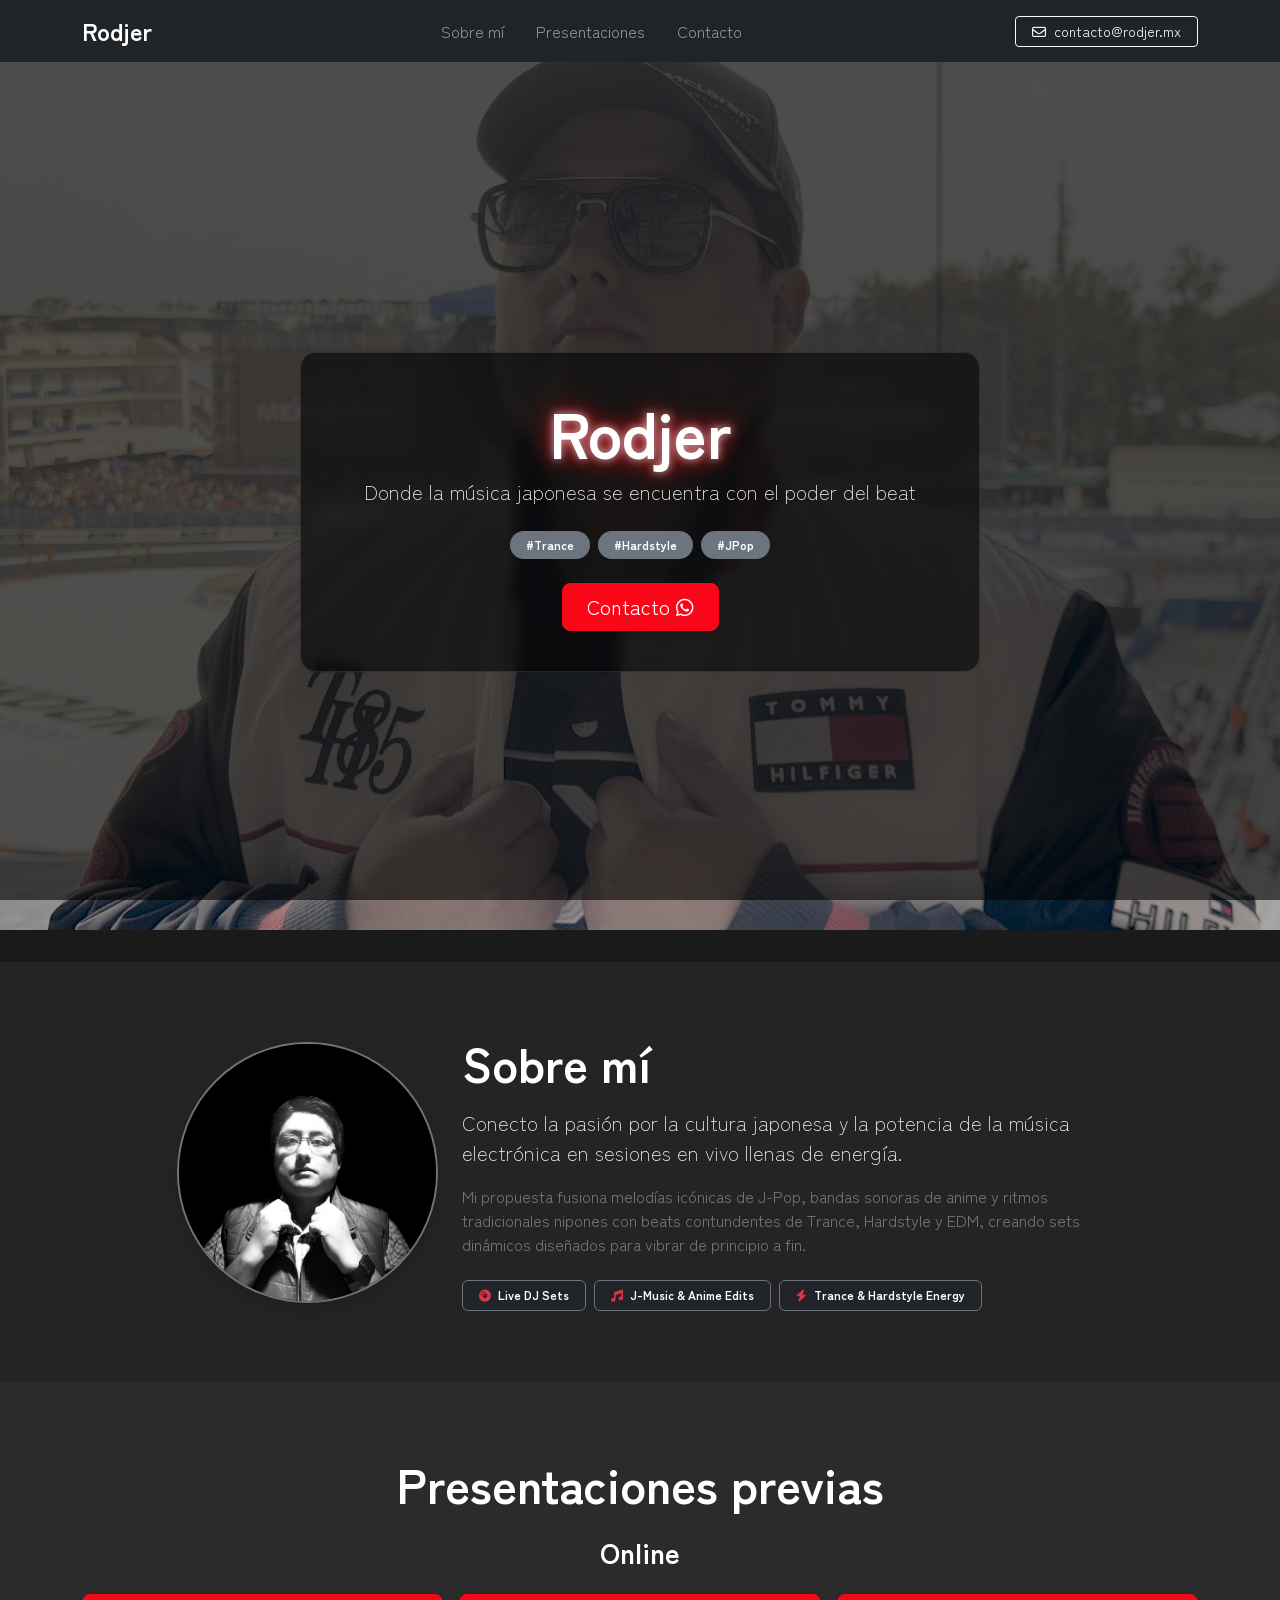
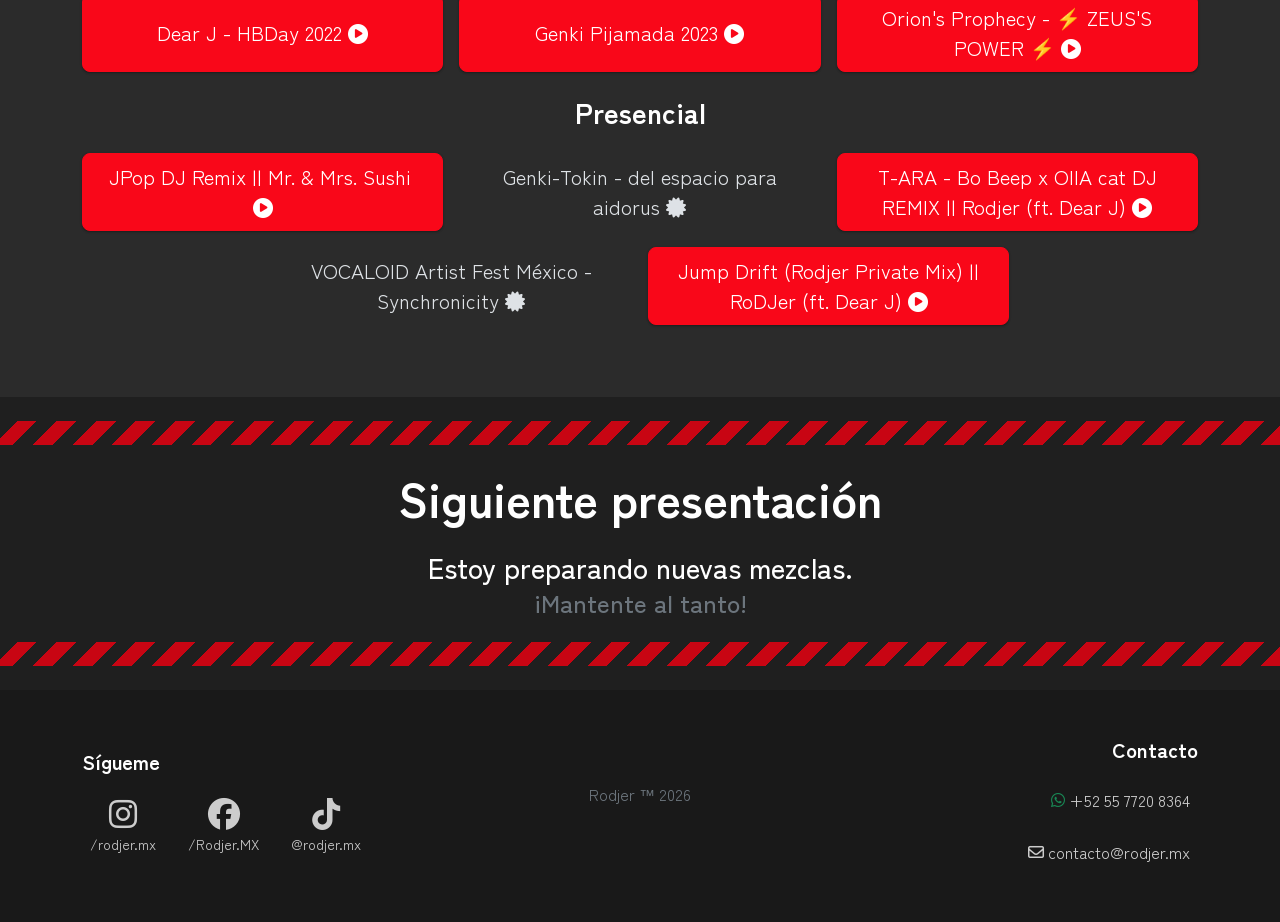
<file: index.html>
<!DOCTYPE html>
<html lang="es-MX" data-bs-theme="dark">
  <head>
    <meta charset="utf-8" />
    <meta name="viewport" content="width=device-width, initial-scale=1" />
    <title>Rodjer - Donde la música japonesa se encuentra con el poder del beat</title>
    <meta
      name="description"
      content="Donde la música japonesa se encuentra con el poder del beat. Sesiones en vivo por Rodjer."
    />
    <link rel="canonical" href="https://rodjer.mx/" />

    <!-- Open Graph / Facebook -->
    <meta property="og:type" content="website" />
    <meta property="og:url" content="https://rodjer.mx/" />
    <meta property="og:title" content="Rodjer - Donde la música japonesa se encuentra con el poder del beat" />
    <meta
      property="og:description"
      content="Donde la música japonesa se encuentra con el poder del beat. Sesiones en vivo por Rodjer."
    />
    <meta property="og:image" content="https://rodjer.mx/img/profile.jpg" />
    <meta property="og:locale" content="es_MX" />

    <!-- Twitter Card -->
    <meta name="twitter:card" content="summary_large_image" />
    <meta name="twitter:title" content="Rodjer - Donde la música japonesa se encuentra con el poder del beat" />
    <meta
      name="twitter:description"
      content="Donde la música japonesa se encuentra con el poder del beat. Sesiones en vivo por Rodjer."
    />
    <meta name="twitter:image" content="https://rodjer.mx/img/profile.jpg" />

    <!-- Mobile Theme Color -->
    <meta name="theme-color" content="#1405AF" />

    <!-- Preconnect & Fonts -->
    <link rel="preconnect" href="https://fonts.googleapis.com" />
    <link rel="preconnect" href="https://fonts.gstatic.com" crossorigin />
    <link
      href="https://fonts.googleapis.com/css2?family=Zen+Kaku+Gothic+New:wght@400;700&display=swap"
      rel="stylesheet"
    />

    <!-- Stylesheets -->
    <link
      href="https://cdn.jsdelivr.net/npm/bootstrap@5.3.2/dist/css/bootstrap.min.css"
      rel="stylesheet"
      integrity="sha384-T3c6CoIi6uLrA9TneNEoa7RxnatzjcDSCmG1MXxSR1GAsXEV/Dwwykc2MPK8M2HN"
      crossorigin="anonymous"
    />
    <link
      rel="stylesheet"
      href="https://cdnjs.cloudflare.com/ajax/libs/font-awesome/6.5.1/css/all.min.css"
      integrity="sha512-DTOQO9RWCH3ppGqcWaEA1BIZOC6xxalwEsw9c2QQeAIftl+Vegovlnee1c9QX4TctnWMn13TZye+giMm8e2LwA=="
      crossorigin="anonymous"
      referrerpolicy="no-referrer"
    />
    <link rel="stylesheet" href="css/site.css" />

    <!-- Deferred Scripts -->
    <script
      src="https://cdn.jsdelivr.net/npm/bootstrap@5.3.2/dist/js/bootstrap.bundle.min.js"
      integrity="sha384-C6RzsynM9kWDrMNeT87bh95OGNyZPhcTNXj1NW7RuBCsyN/o0jlpcV8Qyq46cDfL"
      crossorigin="anonymous"
      defer
    ></script>
    <script src="js/site.js" defer></script>
  </head>

  <body>
    <!-- Header & Navigation -->
    <header>
      <nav class="navbar navbar-expand-lg sticky-top border-bottom border-dark-subtle">
        <div class="container">
          <a class="navbar-brand fw-bold fs-4 text-white" href="#">Rodjer</a>
          
          <!-- Mobile Hamburger Toggle Button -->
          <button
            class="navbar-toggler border-secondary"
            type="button"
            data-bs-toggle="collapse"
            data-bs-target="#navbarNav"
            aria-controls="navbarNav"
            aria-expanded="false"
            aria-label="Alternar menú de navegación"
          >
            <span class="navbar-toggler-icon"></span>
          </button>

          <!-- Collapsible Menu -->
          <div class="collapse navbar-collapse justify-content-between" id="navbarNav">
            <ul class="navbar-nav mx-auto mb-2 mb-lg-0 text-center">
              <li class="nav-item">
                <a href="#about" class="nav-link text-white-50 px-3">Sobre mí</a>
              </li>
              <li class="nav-item">
                <a href="#events" class="nav-link text-white-50 px-3">Presentaciones</a>
              </li>
              <li class="nav-item">
                <a href="#contact" class="nav-link text-white-50 px-3">Contacto</a>
              </li>
            </ul>

            <div class="d-flex justify-content-center pt-2 pt-lg-0">
              <a
                href="mailto:contacto@rodjer.mx"
                class="btn btn-outline-light btn-sm px-3"
              >
                <i class="far fa-envelope me-1"></i> contacto@rodjer.mx
              </a>
            </div>
          </div>
        </div>
      </nav>
    </header>

    <main>
      <!-- Hero Section (Mobile First Centered Flexbox) -->
      <section class="hero-section text-center">
        <div class="container">
          <div class="hero-text-box">
            <h1 class="display-3 fw-bold neon-title mb-2">Rodjer</h1>
            <p class="lead text-light mb-4">
              Donde la música japonesa se encuentra con el poder del beat
            </p>
            <div class="d-flex justify-content-center gap-2 mb-4 flex-wrap">
              <span class="badge rounded-pill text-bg-secondary px-3 py-2">#Trance</span>
              <span class="badge rounded-pill text-bg-secondary px-3 py-2">#Hardstyle</span>
              <span class="badge rounded-pill text-bg-secondary px-3 py-2">#JPop</span>
            </div>
            <a
              href="https://wa.me/525577208364"
              class="btn btn-primary btn-lg px-4"
              target="_blank"
              rel="noopener noreferrer"
            >
              Contacto&nbsp;<i class="fab fa-whatsapp"></i>
            </a>
          </div>
        </div>
      </section>

      <!-- About Section -->
      <section id="about" class="py-5" style="background-color: #242424;">
        <div class="container py-lg-4">
          <div class="row justify-content-center align-items-center g-4">
            <div class="col-10 col-sm-6 col-md-4 col-lg-3 text-center">
              <img
                src="img/profile.jpg"
                alt="Fotografía de Rodjer"
                class="img-fluid rounded-circle shadow border border-2 border-secondary"
                width="280"
                height="280"
                style="aspect-ratio: 1 / 1; object-fit: cover;"
                loading="lazy"
                decoding="async"
              />
            </div>
            <div class="col-12 col-md-8 col-lg-7 text-center text-md-start">
              <h2 class="display-5 fw-bold mb-3 text-white">Sobre mí</h2>
              <p class="lead text-light mb-3">
                Conecto la pasión por la cultura japonesa y la potencia de la música electrónica en sesiones en vivo llenas de energía.
              </p>
              <p class="text-secondary mb-4">
                Mi propuesta fusiona melodías icónicas de J-Pop, bandas sonoras de anime y ritmos tradicionales nipones con beats contundentes de Trance, Hardstyle y EDM, creando sets dinámicos diseñados para vibrar de principio a fin.
              </p>
              <div class="d-flex flex-wrap gap-2 justify-content-center justify-content-md-start">
                <span class="badge text-bg-dark border border-secondary px-3 py-2">
                  <i class="fa-solid fa-compact-disc text-danger me-1"></i> Live DJ Sets
                </span>
                <span class="badge text-bg-dark border border-secondary px-3 py-2">
                  <i class="fa-solid fa-music text-danger me-1"></i> J-Music & Anime Edits
                </span>
                <span class="badge text-bg-dark border border-secondary px-3 py-2">
                  <i class="fa-solid fa-bolt text-danger me-1"></i> Trance & Hardstyle Energy
                </span>
              </div>
            </div>
          </div>
        </div>
      </section>

      <!-- Previous Presentations Section -->
      <section id="events" class="py-5" style="background-color: #2b2b2b;">
        <div class="container text-center py-lg-4">
          <h2 class="display-5 fw-bold mb-4 text-white">Presentaciones previas</h2>
          <h3 class="fw-bold mb-4 text-white">Online</h3>
          <ul class="list-unstyled row row-cols-1 row-cols-md-3 g-3 justify-content-center mb-0">
            <li class="col">
              <button
                type="button"
                class="btn btn-primary btn-lg px-4 py-2 w-100 h-100"
                data-bs-toggle="modal"
                data-bs-target="#videoModal"
                data-bs-title="Dear J - HBDay 2022"
                data-bs-src="https://drive.google.com/file/d/1jIJDqukL4alpvJYWAA60tnktcESeUe4X/preview"
              >
                Dear J - HBDay 2022&nbsp;<i class="fa-solid fa-circle-play"></i>
              </button>
            </li>
            <li class="col">
              <button
                type="button"
                class="btn btn-primary btn-lg px-4 py-2 w-100 h-100"
                data-bs-toggle="modal"
                data-bs-target="#videoModal"
                data-bs-title="Genki Pijamada 2023"
                data-bs-src="https://drive.google.com/file/d/11KXGF3kZuPMbr5laNWVucVfQ7SrHxDZr/preview"
              >
                Genki Pijamada 2023&nbsp;<i class="fa-solid fa-circle-play"></i>
              </button>
            </li>
            <li class="col">
              <button
                type="button"
                class="btn btn-primary btn-lg px-4 py-2 w-100 h-100"
                data-bs-toggle="modal"
                data-bs-target="#videoModal"
                data-bs-title="Orion's Prophecy - ⚡ ZEUS'S POWER ⚡"
                data-bs-src="https://drive.google.com/file/d/11KXGF3kZuPMbr5laNWVucVfQ7SrHxDZr/preview"
              >
                Orion's Prophecy - ⚡ ZEUS'S POWER ⚡&nbsp;<i class="fa-solid fa-circle-play"></i>
              </button>
            </li>
          </ul>
          <h3 class="fw-bold my-4 text-white">Presencial</h3>
          <ul class="list-unstyled row row-cols-1 row-cols-md-3 g-3 justify-content-center mb-0">
            <li class="col">
              <button
                type="button"
                class="btn btn-primary btn-lg px-4 py-2 w-100 h-100"
                data-bs-toggle="modal"
                data-bs-target="#videoModal"
                data-bs-title="JPop DJ Remix || Mr. & Mrs. Sushi"
                data-bs-src="https://www.youtube.com/embed/EXYcpwbuLdk"
              >
                JPop DJ Remix || Mr. & Mrs. Sushi&nbsp;<i class="fa-solid fa-circle-play"></i>
              </button>
            </li>
            <li class="col">
              <button
                type="button"
                class="btn btn-outline btn-lg px-4 py-2 w-100 h-100"
              >
                Genki-Tokin - del espacio para aidorus&nbsp;<i class="fa-solid fa-certificate"></i>
              </button>
            </li>
            <li class="col">
              <button
                type="button"
                class="btn btn-primary btn-lg px-4 py-2 w-100 h-100"
                data-bs-toggle="modal"
                data-bs-target="#videoModal"
                data-bs-title="T-ARA - Bo Beep x OIIA cat DJ REMIX || Rodjer (ft. Dear J)"
                data-bs-src="https://www.youtube.com/embed/cGltAoAZjv8"
              >
                T-ARA - Bo Beep x OIIA cat DJ REMIX || Rodjer (ft. Dear J)&nbsp;<i class="fa-solid fa-circle-play"></i>
              </button>
            </li>
            <li class="col">
              <button
                type="button"
                class="btn btn-outline btn-lg px-4 py-2 w-100 h-100"
              >
                VOCALOID Artist Fest México - Synchronicity&nbsp;<i class="fa-solid fa-certificate"></i>
              </button>
            </li>
            <li class="col">
              <button
                type="button"
                class="btn btn-primary btn-lg px-4 py-2 w-100 h-100"
                data-bs-toggle="modal"
                data-bs-target="#videoModal"
                data-bs-title="Jump Drift (Rodjer Private Mix) || RoDJer (ft. Dear J)"
                data-bs-src="https://www.youtube.com/embed/wG30jwp3cRM"
              >
                Jump Drift (Rodjer Private Mix) || RoDJer (ft. Dear J)&nbsp;<i class="fa-solid fa-circle-play"></i>
              </button>
            </li>
          </ul>
        </div>
      </section>

      <!-- Decorative Accent Stripes & Status Message -->
      <section class="py-4 text-center" style="background-color: #1f1f1f;">
              <div class="stripe-accent" aria-hidden="true"></div>

        <div class="container text-center py-lg-4">
          <h2 class="display-5 fw-bold mb-4 text-white">Siguiente presentación</h2>
          <p class="h3 mb-0 text-white">
            Estoy preparando nuevas mezclas. 
            <br>
            <small class="text-secondary d-block d-sm-inline my-4 mt-sm-0">¡Mantente al tanto!</small>
          </p>
        </div>
              <div class="stripe-accent" aria-hidden="true"></div>

      </section>
    </main>

    <!-- Footer -->
    <footer id="contact" class="py-5" style="background-color: #191919;">
      <div class="container">
        <div class="row g-4 align-items-center text-center text-md-start">
          <!-- Social Media -->
          <div class="col-12 col-md-4">
            <h3 class="h5 fw-bold text-center text-md-start text-white mb-3">Sígueme</h3>
            <div class="d-flex justify-content-center justify-content-md-start gap-3">
              <a
                href="https://www.instagram.com/Rodjer.mx/"
                target="_blank"
                rel="noopener noreferrer"
                class="social-link"
                aria-label="Perfil de Instagram de Rodjer"
              >
                <i class="fab fa-2x fa-instagram"></i>
                <span class="d-block small mt-1">/rodjer.mx</span>
              </a>
              <a
                href="https://www.facebook.com/Rodjer.mx/"
                target="_blank"
                rel="noopener noreferrer"
                class="social-link"
                aria-label="Página de Facebook de Rodjer"
              >
                <i class="fab fa-2x fa-facebook"></i>
                <span class="d-block small mt-1">/Rodjer.MX</span>
              </a>
              <a
                href="https://tiktok.com/@Rodjer.mx"
                target="_blank"
                rel="noopener noreferrer"
                class="social-link"
                aria-label="Canal de TikTok de Rodjer"
              >
                <i class="fab fa-2x fa-tiktok"></i>
                <span class="d-block small mt-1">@rodjer.mx</span>
              </a>
            </div>
          </div>

          <!-- Copyright / Brand -->
          <div class="col-12 col-md-4 text-center order-last order-md-0 mt-4 mt-md-0">
            <p class="mb-0 text-secondary">
              Rodjer &trade; <span id="current-year"></span>
            </p>
          </div>

          <!-- Contact Details -->
          <div class="col-12 col-md-4 text-center text-md-end">
            <h3 class="h5 fw-bold text-center text-md-end text-white mb-3">Contacto</h3>
            <div class="d-flex flex-column gap-2 align-items-center align-items-md-end">
              <a
                href="https://wa.me/525577208364"
                target="_blank"
                rel="noopener noreferrer"
                class="contact-link"
              >
                <i class="fab fa-whatsapp text-success me-1"></i> +52 55 7720 8364
              </a>
              <a href="mailto:contacto@rodjer.mx" class="contact-link">
                <i class="far fa-envelope me-1"></i> contacto@rodjer.mx
              </a>
            </div>
          </div>
        </div>
      </div>
    </footer>

    <!-- Video Modal -->
    <div
      class="modal fade"
      id="videoModal"
      tabindex="-1"
      aria-labelledby="videoModalLabel"
      aria-hidden="true"
    >
      <div class="modal-dialog modal-dialog-centered modal-lg">
        <div class="modal-content bg-dark text-white border-secondary">
          <div class="modal-header border-secondary">
            <h2 class="modal-title fs-5" id="videoModalLabel">Video</h2>
            <button
              type="button"
              class="btn-close btn-close-white"
              data-bs-dismiss="modal"
              aria-label="Cerrar"
            ></button>
          </div>
          <div class="modal-body p-0">
            <div class="ratio ratio-16x9">
              <iframe
                src=""
                title="Presentación de video"
                frameborder="0"
                allow="accelerometer; autoplay; clipboard-write; encrypted-media; gyroscope; picture-in-picture; web-share"
                referrerpolicy="strict-origin-when-cross-origin"
                allowfullscreen
              ></iframe>
            </div>
          </div>
          <div class="modal-footer border-secondary">
            <button
              type="button"
              class="btn btn-secondary"
              data-bs-dismiss="modal"
            >
              Cerrar
            </button>
          </div>
        </div>
      </div>
    </div>
  </body>
</html>
</file>
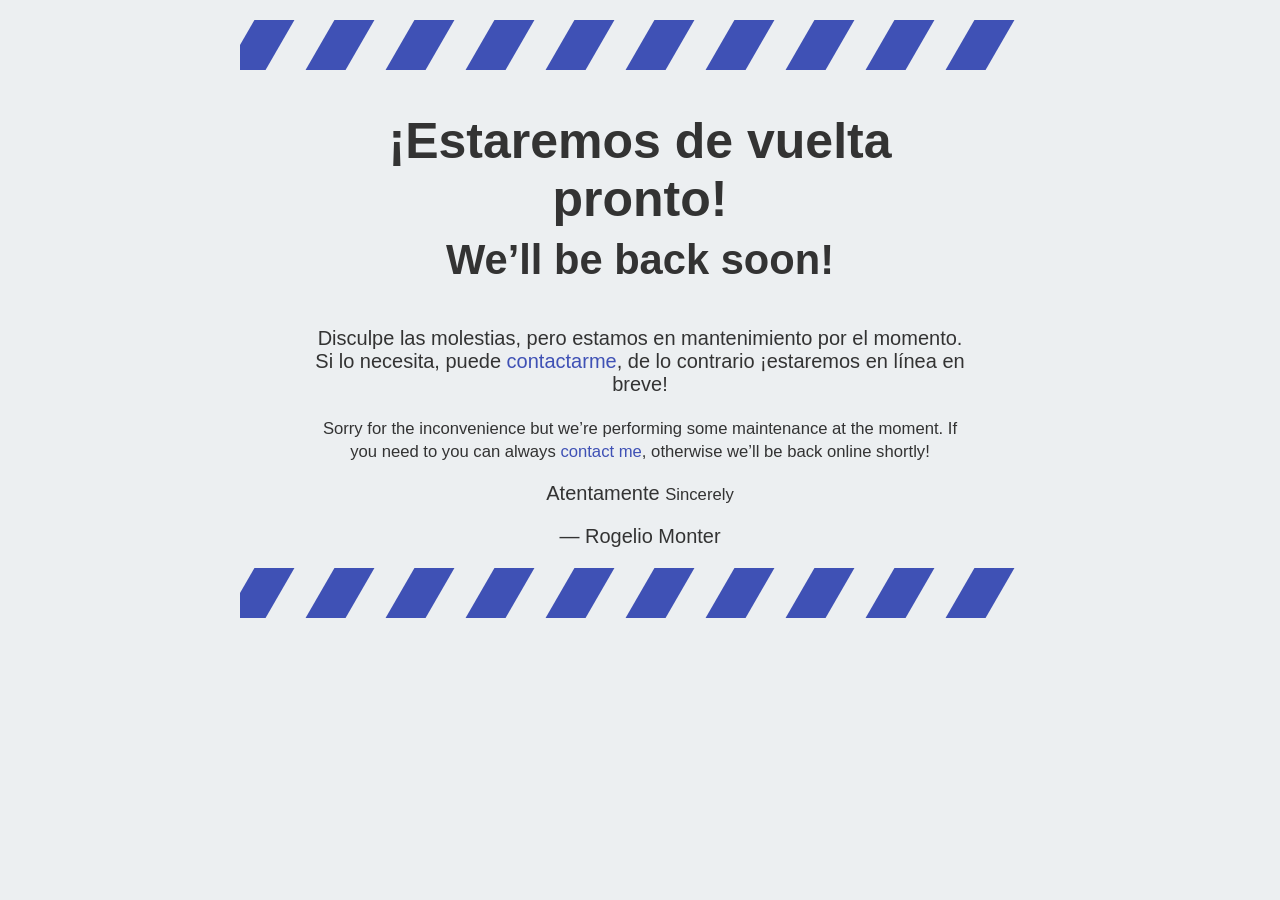
<file: maitenance.html>
<!doctype html>
<head>
  	<meta charset="utf-8">
  	<title>Rogelio Monter</title>
  	<meta name="viewport" content="width=device-width, initial-scale=1.0">
</head>
<body>
  <style>
	body { text-align: center; }
	h1 { font-size: 50px; }
	body { font: 20px Helvetica, sans-serif; color: #333; background-color: #ECEFF1 }
	article { display: block; text-align: justify-all; width: auto; max-width: 650px; margin: auto;}
	a { color: #3F51B5; text-decoration: none; }
	a:hover { color: #8C9EFF; text-decoration: none; }
	.square {
		width:5%; min-width:36px ; height:50px; margin-right: 5%; display:inline-block; background-color: #3F51B5; overflow:hidden;
		-ms-transform: skew(-30deg); /* IE 9 */
		-webkit-transform: skew(-30deg); /* Chrome, Safari, Opera */
		transform: skew(-30deg); /* Standard syntax */
	}
	.dashContainer {max-width: 800px; height: 50px; overflow:hidden; margin: auto; margin-top: 20px; margin-bottom: 20px;}
  </style>

  	<header>
	  	<div class="dashContainer">
			<div id="up-dash" class="square"></div>
	  	</div>
  	</header>
  	<article>
	  	<h1>¡Estaremos de vuelta pronto!<br/><small>We&rsquo;ll be back soon!</small></h1>
	  	<div>
			<p>Disculpe las molestias, pero estamos en mantenimiento por el momento. Si lo necesita, puede <a href="mailto:rogelio.monter@gmail.com">contactarme</a>, de lo contrario ¡estaremos en línea en breve!</p>
			<p><small>Sorry for the inconvenience but we&rsquo;re performing some maintenance at the moment. If you need to you can always <a href="mailto:rogelio.monter@gmail.com">contact me</a>, otherwise we&rsquo;ll be back online shortly!</small></p>
			<p>Atentamente <small>Sincerely</small></p>
			<p>&mdash; Rogelio Monter</p>
	  	</div>
  	</article>
  	<footer>
	  	<div class="dashContainer">
			<div id="down-dash" class="square"></div>
	  	</div>
	</footer>
  <script>
	function multiplyNode(node, count, deep) {
		for (var i = 0, copy; i < count - 1; i++) {
			copy = node.cloneNode(deep);
			node.parentNode.insertBefore(copy, node);
		}
	}
	multiplyNode(document.querySelector('#up-dash'),10, true);
	multiplyNode(document.querySelector('#down-dash'),10, true);
  </script>
</body>
</file>
<file: css/site.css>
html {
  scroll-behavior: smooth;
}

body {
  font-family: "Zen Kaku Gothic New", -apple-system, BlinkMacSystemFont, "Segoe UI", Roboto, sans-serif;
  background-color: #1a1a1a;
  color: #e8eaed;
  overflow-x: hidden;
}

nav.navbar {
  border: none !important;
  backdrop-filter: blur(8px);
  -webkit-backdrop-filter: blur(8px);
  background-color: rgba(33, 37, 41, 0.95) !important;
}

.bg-primary {
  background-color: #c80513 !important;
}

.btn-primary {
  color: #fff;
  background-color: #f90719;
  border-color: #f90719;
  box-shadow: 0 1px 3px rgba(0, 0, 0, 0.12), 0 1px 2px rgba(0, 0, 0, 0.24);
  transition: all 0.3s cubic-bezier(0.25, 0.8, 0.25, 1);
}

.btn-primary:hover,
.btn-primary:focus {
  color: #202124 !important;
  background-color: #fd9ca4 !important;
  border-color: #fd9ca4 !important;
  box-shadow: 0 8px 16px rgba(249, 7, 25, 0.35);
  cursor: pointer;
}

/* Hero Section - Mobile First */
.hero-section {
  position: relative;
  background-image: linear-gradient(rgba(0, 0, 0, 0.6), rgba(0, 0, 0, 0.6)), url("../img/background.png");
  background-position: center;
  background-repeat: no-repeat;
  background-size: cover;
  min-height: 85vh;
  min-height: 85svh;
  display: flex;
  align-items: center;
  justify-content: center;
  padding: 4rem 1rem;
}

@media (min-width: 992px) {
  .hero-section {
    min-height: 100vh;
    min-height: 100svh;
    background-attachment: fixed;
  }
}

.hero-text-box {
  width: 100%;
  max-width: 680px;
  background: rgba(0, 0, 0, 0.55);
  backdrop-filter: blur(6px);
  -webkit-backdrop-filter: blur(6px);
  border-radius: 1rem;
  border: 1px solid rgba(255, 255, 255, 0.1);
  padding: 2.5rem 1.5rem;
  margin: 0 auto;
}

/* Performant Neon Title */
.neon-title {
  color: #fff;
  text-shadow: 0 0 10px rgba(255, 255, 255, 0.7),
               0 0 20px rgba(249, 7, 25, 0.8),
               0 0 35px rgba(249, 7, 25, 0.5);
}

/* Repeating Stripe Accent (Pure CSS, 0 JS) */
.stripe-accent {
  width: 100%;
  height: 24px;
  background: repeating-linear-gradient(
    -45deg,
    #c80513,
    #c80513 14px,
    transparent 14px,
    transparent 28px
  );
}

/* Links */
a {
  color: #f90719;
  text-decoration: none;
  transition: all 0.3s cubic-bezier(0.25, 0.8, 0.25, 1);
}

a:hover {
  color: #fd9ca4;
}

/* Accessible Touch Targets for Footer */
.social-link {
  display: inline-flex;
  flex-direction: column;
  align-items: center;
  justify-content: center;
  min-width: 48px;
  min-height: 48px;
  color: #ccc;
  padding: 0.5rem;
  border-radius: 0.5rem;
  transition: all 0.25s ease;
}

.social-link:hover {
  color: #fff;
  background-color: rgba(255, 255, 255, 0.08);
  transform: translateY(-2px);
}

.contact-link {
  display: inline-flex;
  align-items: center;
  min-height: 44px;
  padding: 0.25rem 0.5rem;
  color: #ccc;
  border-radius: 0.375rem;
  transition: color 0.2s ease;
}

.contact-link:hover {
  color: #fff;
}

/* Card Styling */
.card {
  background: #2b2b2b;
  box-shadow: 0 1px 3px rgba(0, 0, 0, 0.12), 0 1px 2px rgba(0, 0, 0, 0.24);
  transition: all 0.3s cubic-bezier(0.25, 0.8, 0.25, 1);
}

.card:hover {
  box-shadow: 0 14px 28px rgba(0, 0, 0, 0.25), 0 10px 10px rgba(0, 0, 0, 0.22);
}
</file>
